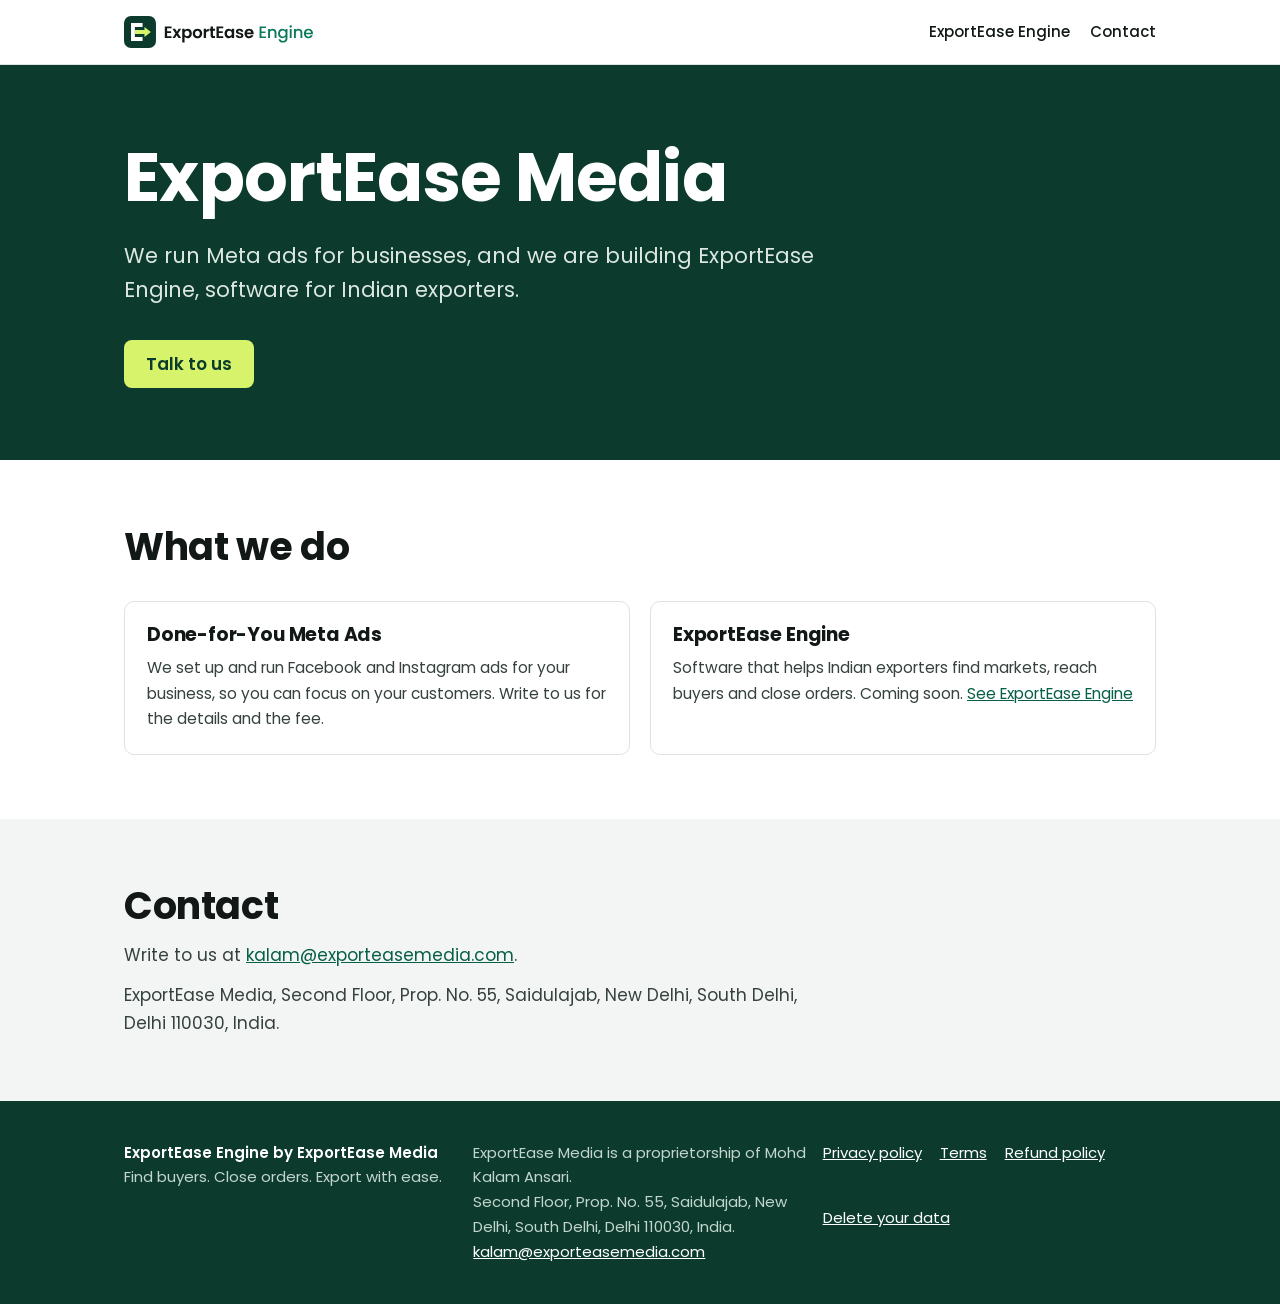
<file: index.html>
<!doctype html>
<html lang="en">
<head>
<meta charset="utf-8">
<meta name="viewport" content="width=device-width, initial-scale=1">
<title>ExportEase Media</title>
<meta name="description" content="ExportEase Media runs Meta ads for businesses and is building ExportEase Engine, software for Indian exporters.">
<link rel="icon" href="favicon.svg" type="image/svg+xml">
<link rel="preconnect" href="https://fonts.googleapis.com">
<link rel="preconnect" href="https://fonts.gstatic.com" crossorigin>
<link rel="stylesheet" href="https://fonts.googleapis.com/css2?family=Poppins:wght@400;500;600;700&amp;display=swap">
<link rel="stylesheet" href="site.css">
</head>
<body>
<a class="skip" href="#main">Skip to the page</a>
<header class="top"><div class="wrap">
<a href="index.html"><img src="logo.svg" alt="ExportEase Engine" width="200" height="32"></a>
<nav aria-label="Main"><a href="https://exporteaseengine.com/">ExportEase Engine</a><a href="mailto:kalam@exporteasemedia.com">Contact</a></nav>
</div></header>
<main id="main">
<section class="hero"><div class="wrap">
<h1>ExportEase Media</h1>
<p>We run Meta ads for businesses, and we are building ExportEase Engine, software for Indian exporters.</p>
<a class="btn" href="mailto:kalam@exporteasemedia.com?subject=Done-for-You%20Meta%20Ads">Talk to us</a>
</div></section>
<section class="band"><div class="wrap">
<h2>What we do</h2>
<div class="cards">
<div><h3>Done-for-You Meta Ads</h3><p>We set up and run Facebook and Instagram ads for your business, so you can focus on your customers. Write to us for the details and the fee.</p></div>
<div><h3>ExportEase Engine</h3><p>Software that helps Indian exporters find markets, reach buyers and close orders. Coming soon. <a href="https://exporteaseengine.com/">See ExportEase Engine</a></p></div>
</div>
</div></section>
<section class="band soft"><div class="wrap">
<h2>Contact</h2>
<p class="lead">Write to us at <a href="mailto:kalam@exporteasemedia.com">kalam@exporteasemedia.com</a>.</p>
<p class="lead">ExportEase Media, Second Floor, Prop. No. 55, Saidulajab, New Delhi, South Delhi, Delhi 110030, India.</p>
</div></section>
</main>
<footer class="foot"><div class="wrap">
<div><strong>ExportEase Engine by ExportEase Media</strong><br>Find buyers. Close orders. Export with ease.</div>
<div>ExportEase Media is a proprietorship of Mohd Kalam Ansari.<br>Second Floor, Prop. No. 55, Saidulajab, New Delhi, South Delhi, Delhi 110030, India.<br><a href="mailto:kalam@exporteasemedia.com">kalam@exporteasemedia.com</a></div>
<nav aria-label="Legal"><a href="privacy.html">Privacy policy</a><a href="terms.html">Terms</a><a href="refund.html">Refund policy</a><a href="data-deletion.html">Delete your data</a></nav>
</div></footer>
</body>
</html>
</file>
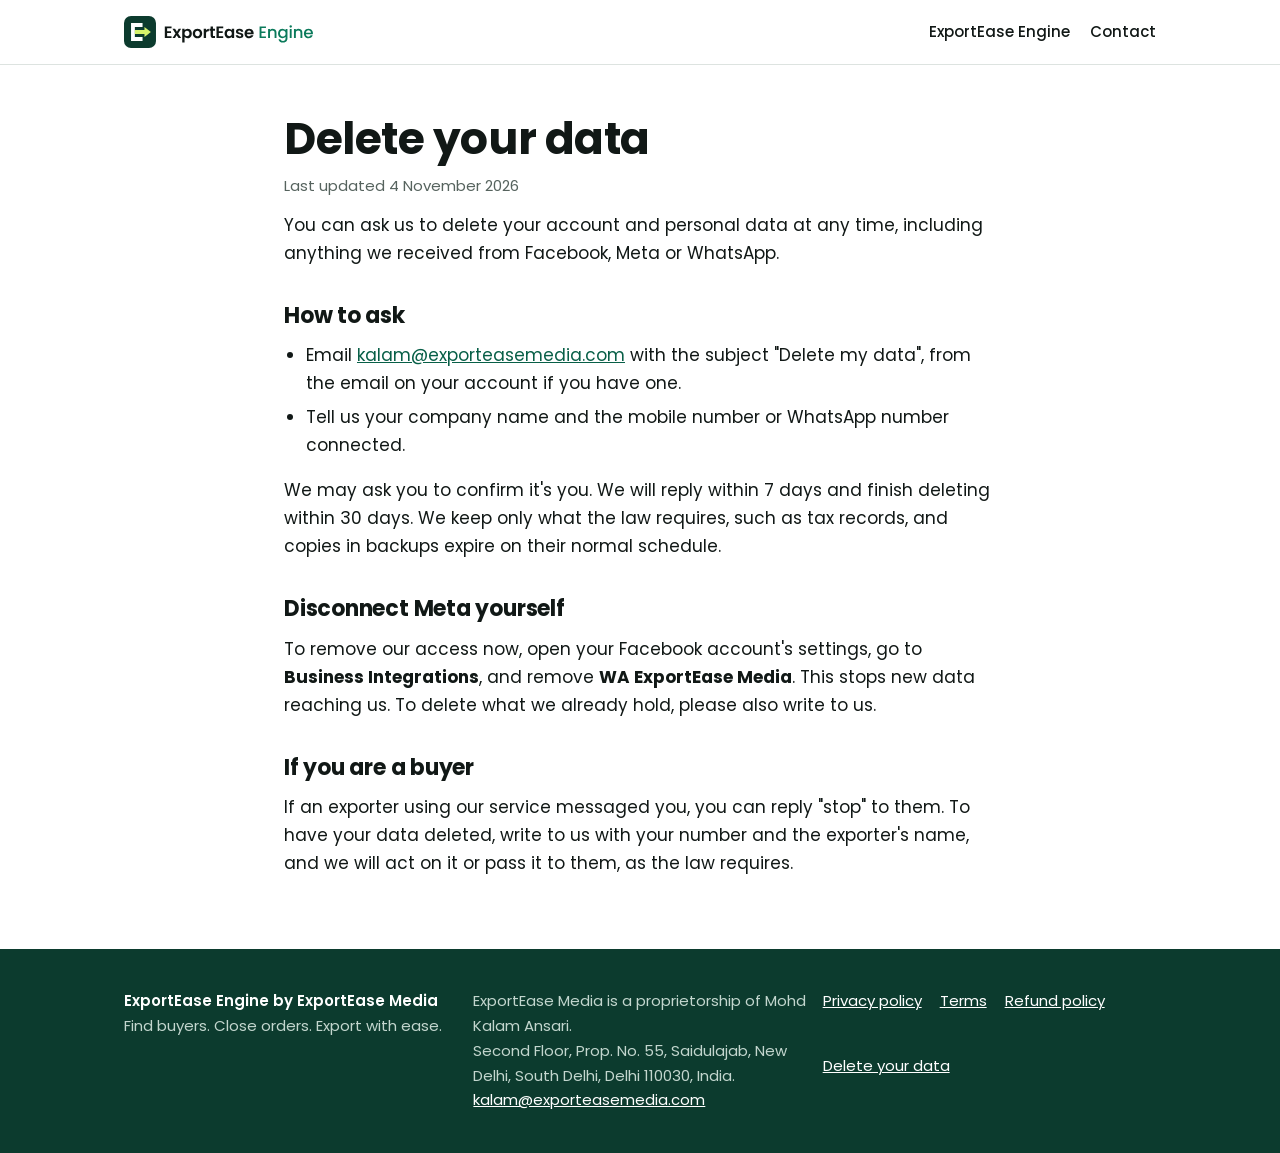
<file: data-deletion.html>
<!doctype html>
<html lang="en">
<head>
<meta charset="utf-8">
<meta name="viewport" content="width=device-width, initial-scale=1">
<title>Delete your data | ExportEase Engine</title>
<meta name="description" content="How to ask ExportEase Engine to delete your data, including data received from Facebook and WhatsApp.">
<link rel="icon" href="favicon.svg" type="image/svg+xml">
<link rel="preconnect" href="https://fonts.googleapis.com">
<link rel="preconnect" href="https://fonts.gstatic.com" crossorigin>
<link rel="stylesheet" href="https://fonts.googleapis.com/css2?family=Poppins:wght@400;500;600;700&amp;display=swap">
<link rel="stylesheet" href="site.css">
</head>
<body>
<a class="skip" href="#main">Skip to the page</a>
<header class="top"><div class="wrap">
<a href="index.html"><img src="logo.svg" alt="ExportEase Engine" width="200" height="32"></a>
<nav aria-label="Main"><a href="https://exporteaseengine.com/">ExportEase Engine</a><a href="mailto:kalam@exporteasemedia.com">Contact</a></nav>
</div></header>
<main id="main">
<article class="doc"><div class="wrap">
<h1>Delete your data</h1>
<p class="when">Last updated 4 November 2026</p>

<p>You can ask us to delete your account and personal data at any time, including anything we received from Facebook, Meta or WhatsApp.</p>

<h2>How to ask</h2>
<ul>
<li>Email <a href="mailto:kalam@exporteasemedia.com?subject=Delete%20my%20data">kalam@exporteasemedia.com</a> with the subject "Delete my data", from the email on your account if you have one.</li>
<li>Tell us your company name and the mobile number or WhatsApp number connected.</li>
</ul>
<p>We may ask you to confirm it's you. We will reply within 7 days and finish deleting within 30 days. We keep only what the law requires, such as tax records, and copies in backups expire on their normal schedule.</p>

<h2>Disconnect Meta yourself</h2>
<p>To remove our access now, open your Facebook account's settings, go to <strong>Business Integrations</strong>, and remove <strong>WA ExportEase Media</strong>. This stops new data reaching us. To delete what we already hold, please also write to us.</p>

<h2>If you are a buyer</h2>
<p>If an exporter using our service messaged you, you can reply "stop" to them. To have your data deleted, write to us with your number and the exporter's name, and we will act on it or pass it to them, as the law requires.</p>

</div></article>
</main>
<footer class="foot"><div class="wrap">
<div><strong>ExportEase Engine by ExportEase Media</strong><br>Find buyers. Close orders. Export with ease.</div>
<div>ExportEase Media is a proprietorship of Mohd Kalam Ansari.<br>Second Floor, Prop. No. 55, Saidulajab, New Delhi, South Delhi, Delhi 110030, India.<br><a href="mailto:kalam@exporteasemedia.com">kalam@exporteasemedia.com</a></div>
<nav aria-label="Legal"><a href="privacy.html">Privacy policy</a><a href="terms.html">Terms</a><a href="refund.html">Refund policy</a><a href="data-deletion.html">Delete your data</a></nav>
</div></footer>
</body>
</html>
</file>
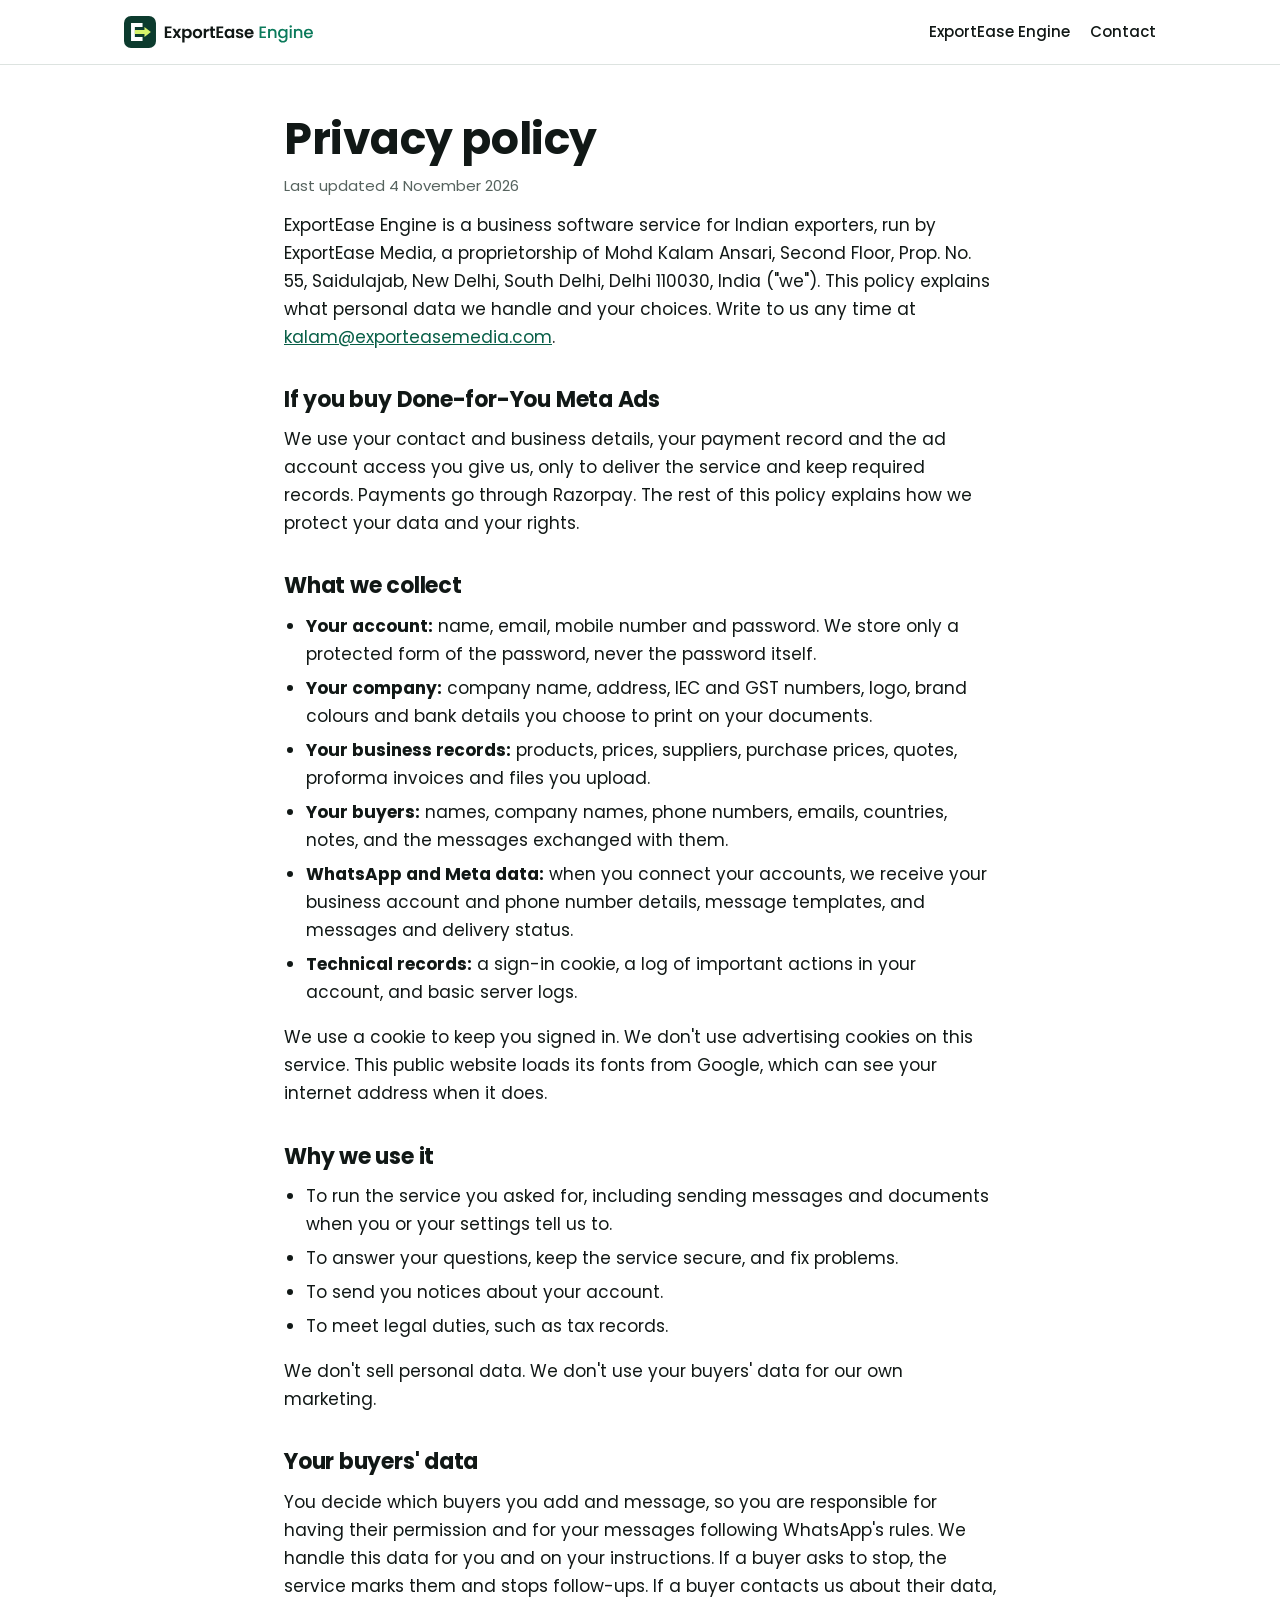
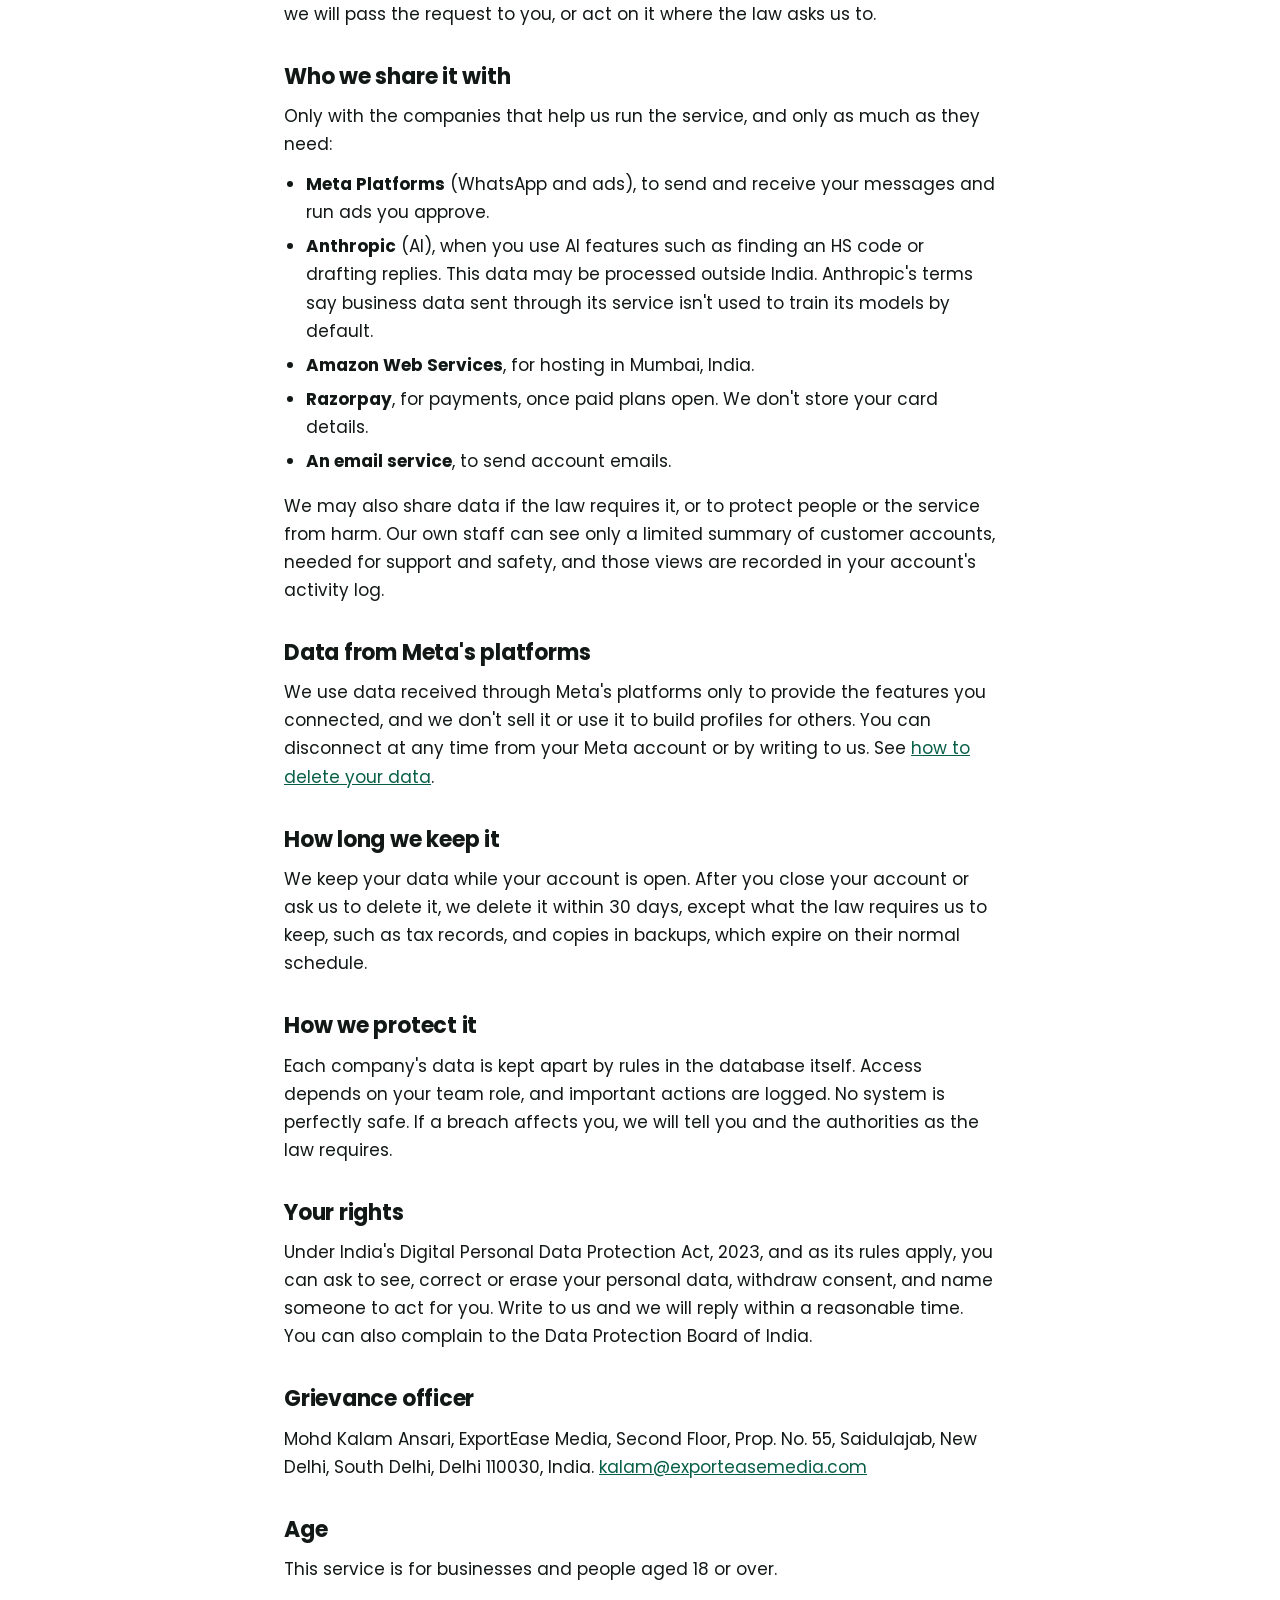
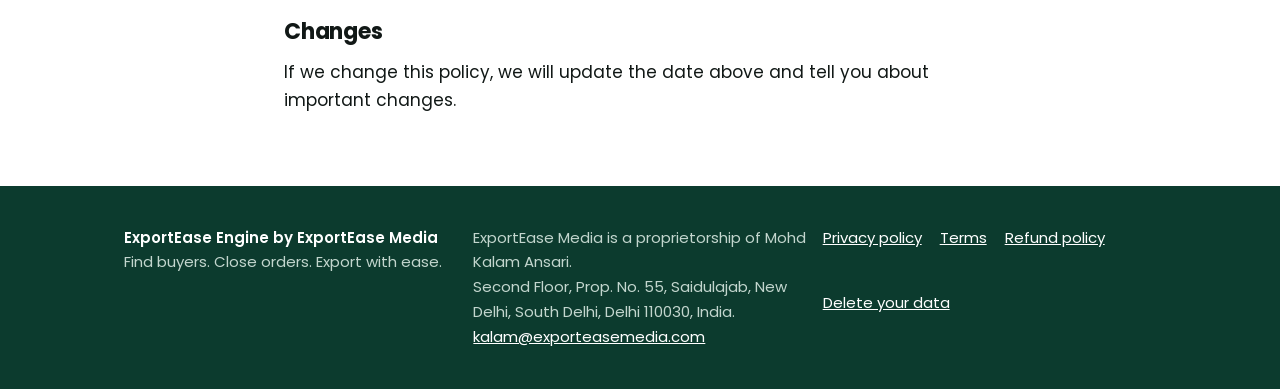
<file: privacy.html>
<!doctype html>
<html lang="en">
<head>
<meta charset="utf-8">
<meta name="viewport" content="width=device-width, initial-scale=1">
<title>Privacy policy | ExportEase Engine</title>
<meta name="description" content="How ExportEase Engine collects, uses, shares and protects personal data.">
<link rel="icon" href="favicon.svg" type="image/svg+xml">
<link rel="preconnect" href="https://fonts.googleapis.com">
<link rel="preconnect" href="https://fonts.gstatic.com" crossorigin>
<link rel="stylesheet" href="https://fonts.googleapis.com/css2?family=Poppins:wght@400;500;600;700&amp;display=swap">
<link rel="stylesheet" href="site.css">
</head>
<body>
<a class="skip" href="#main">Skip to the page</a>
<header class="top"><div class="wrap">
<a href="index.html"><img src="logo.svg" alt="ExportEase Engine" width="200" height="32"></a>
<nav aria-label="Main"><a href="https://exporteaseengine.com/">ExportEase Engine</a><a href="mailto:kalam@exporteasemedia.com">Contact</a></nav>
</div></header>
<main id="main">
<article class="doc"><div class="wrap">
<h1>Privacy policy</h1>
<p class="when">Last updated 4 November 2026</p>

<p>ExportEase Engine is a business software service for Indian exporters, run by ExportEase Media, a proprietorship of Mohd Kalam Ansari, Second Floor, Prop. No. 55, Saidulajab, New Delhi, South Delhi, Delhi 110030, India ("we"). This policy explains what personal data we handle and your choices. Write to us any time at <a href="mailto:kalam@exporteasemedia.com">kalam@exporteasemedia.com</a>.</p>

<h2>If you buy Done-for-You Meta Ads</h2>
<p>We use your contact and business details, your payment record and the ad account access you give us, only to deliver the service and keep required records. Payments go through Razorpay. The rest of this policy explains how we protect your data and your rights.</p>

<h2>What we collect</h2>
<ul>
<li><strong>Your account:</strong> name, email, mobile number and password. We store only a protected form of the password, never the password itself.</li>
<li><strong>Your company:</strong> company name, address, IEC and GST numbers, logo, brand colours and bank details you choose to print on your documents.</li>
<li><strong>Your business records:</strong> products, prices, suppliers, purchase prices, quotes, proforma invoices and files you upload.</li>
<li><strong>Your buyers:</strong> names, company names, phone numbers, emails, countries, notes, and the messages exchanged with them.</li>
<li><strong>WhatsApp and Meta data:</strong> when you connect your accounts, we receive your business account and phone number details, message templates, and messages and delivery status.</li>
<li><strong>Technical records:</strong> a sign-in cookie, a log of important actions in your account, and basic server logs.</li>
</ul>
<p>We use a cookie to keep you signed in. We don't use advertising cookies on this service. This public website loads its fonts from Google, which can see your internet address when it does.</p>

<h2>Why we use it</h2>
<ul>
<li>To run the service you asked for, including sending messages and documents when you or your settings tell us to.</li>
<li>To answer your questions, keep the service secure, and fix problems.</li>
<li>To send you notices about your account.</li>
<li>To meet legal duties, such as tax records.</li>
</ul>
<p>We don't sell personal data. We don't use your buyers' data for our own marketing.</p>

<h2>Your buyers' data</h2>
<p>You decide which buyers you add and message, so you are responsible for having their permission and for your messages following WhatsApp's rules. We handle this data for you and on your instructions. If a buyer asks to stop, the service marks them and stops follow-ups. If a buyer contacts us about their data, we will pass the request to you, or act on it where the law asks us to.</p>

<h2>Who we share it with</h2>
<p>Only with the companies that help us run the service, and only as much as they need:</p>
<ul>
<li><strong>Meta Platforms</strong> (WhatsApp and ads), to send and receive your messages and run ads you approve.</li>
<li><strong>Anthropic</strong> (AI), when you use AI features such as finding an HS code or drafting replies. This data may be processed outside India. Anthropic's terms say business data sent through its service isn't used to train its models by default.</li>
<li><strong>Amazon Web Services</strong>, for hosting in Mumbai, India.</li>
<li><strong>Razorpay</strong>, for payments, once paid plans open. We don't store your card details.</li>
<li><strong>An email service</strong>, to send account emails.</li>
</ul>
<p>We may also share data if the law requires it, or to protect people or the service from harm. Our own staff can see only a limited summary of customer accounts, needed for support and safety, and those views are recorded in your account's activity log.</p>

<h2>Data from Meta's platforms</h2>
<p>We use data received through Meta's platforms only to provide the features you connected, and we don't sell it or use it to build profiles for others. You can disconnect at any time from your Meta account or by writing to us. See <a href="data-deletion.html">how to delete your data</a>.</p>

<h2>How long we keep it</h2>
<p>We keep your data while your account is open. After you close your account or ask us to delete it, we delete it within 30 days, except what the law requires us to keep, such as tax records, and copies in backups, which expire on their normal schedule.</p>

<h2>How we protect it</h2>
<p>Each company's data is kept apart by rules in the database itself. Access depends on your team role, and important actions are logged. No system is perfectly safe. If a breach affects you, we will tell you and the authorities as the law requires.</p>

<h2>Your rights</h2>
<p>Under India's Digital Personal Data Protection Act, 2023, and as its rules apply, you can ask to see, correct or erase your personal data, withdraw consent, and name someone to act for you. Write to us and we will reply within a reasonable time. You can also complain to the Data Protection Board of India.</p>

<h2>Grievance officer</h2>
<p>Mohd Kalam Ansari, ExportEase Media, Second Floor, Prop. No. 55, Saidulajab, New Delhi, South Delhi, Delhi 110030, India. <a href="mailto:kalam@exporteasemedia.com">kalam@exporteasemedia.com</a></p>

<h2>Age</h2>
<p>This service is for businesses and people aged 18 or over.</p>

<h2>Changes</h2>
<p>If we change this policy, we will update the date above and tell you about important changes.</p>

</div></article>
</main>
<footer class="foot"><div class="wrap">
<div><strong>ExportEase Engine by ExportEase Media</strong><br>Find buyers. Close orders. Export with ease.</div>
<div>ExportEase Media is a proprietorship of Mohd Kalam Ansari.<br>Second Floor, Prop. No. 55, Saidulajab, New Delhi, South Delhi, Delhi 110030, India.<br><a href="mailto:kalam@exporteasemedia.com">kalam@exporteasemedia.com</a></div>
<nav aria-label="Legal"><a href="privacy.html">Privacy policy</a><a href="terms.html">Terms</a><a href="refund.html">Refund policy</a><a href="data-deletion.html">Delete your data</a></nav>
</div></footer>
</body>
</html>
</file>
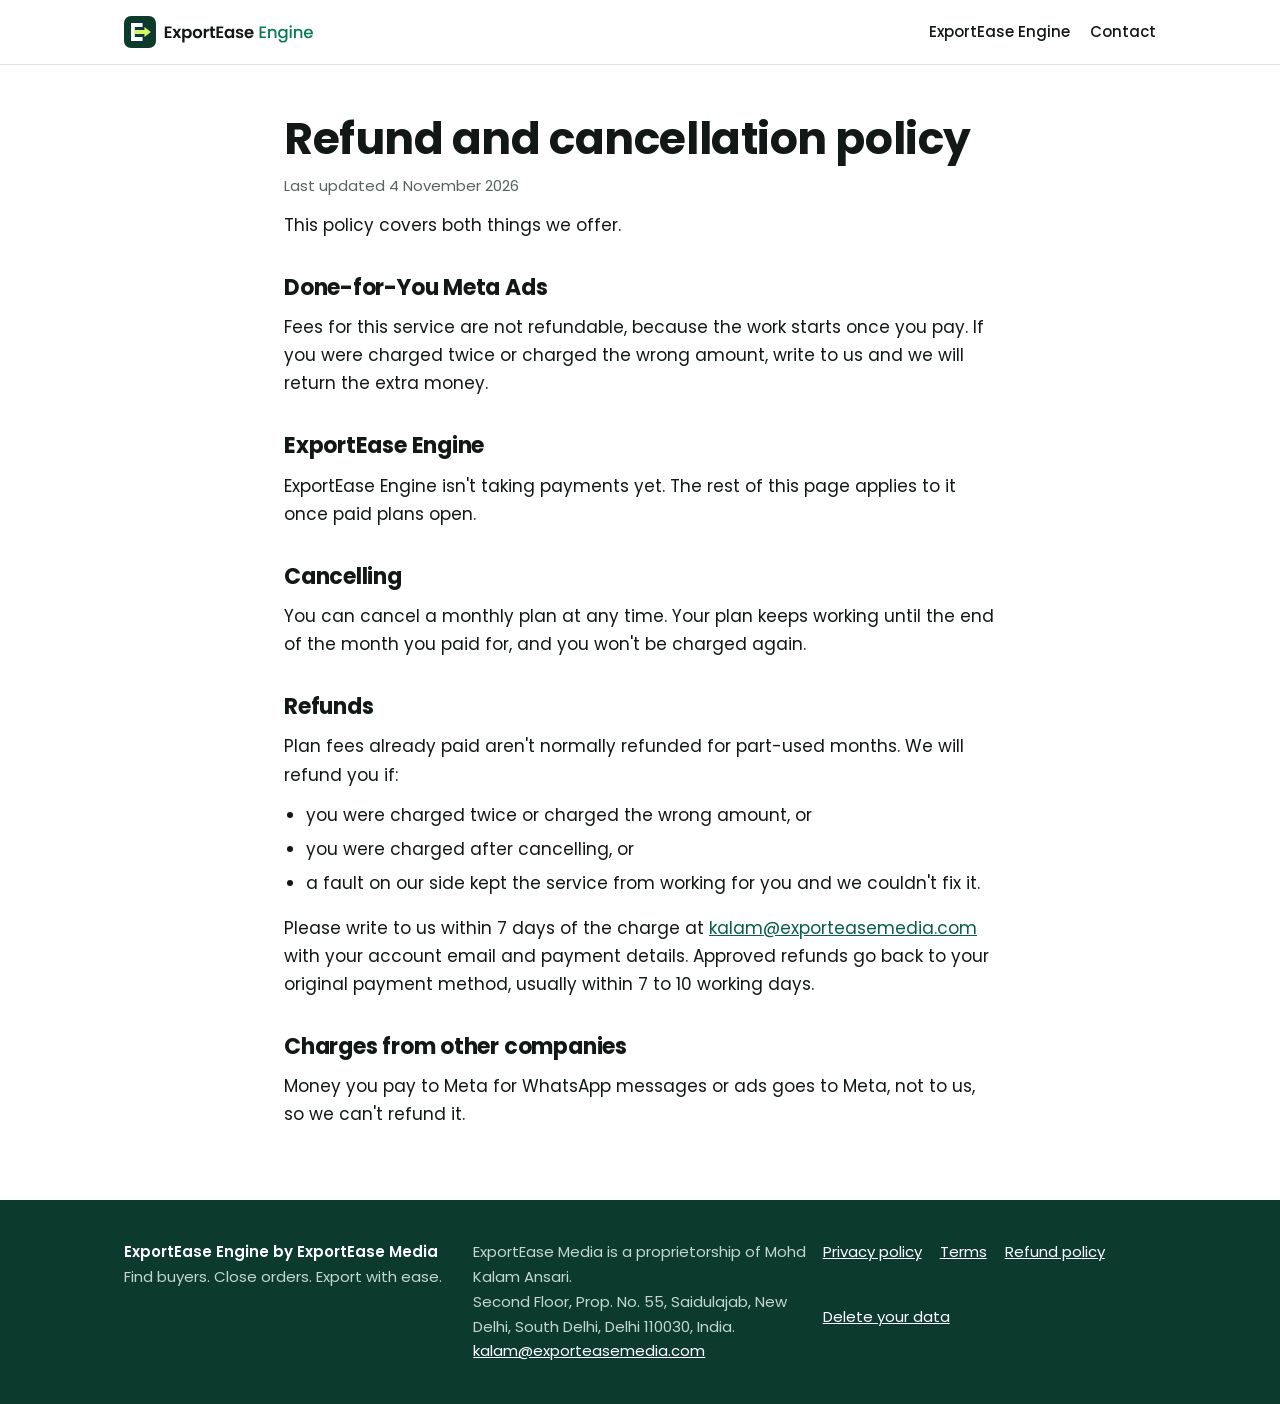
<file: refund.html>
<!doctype html>
<html lang="en">
<head>
<meta charset="utf-8">
<meta name="viewport" content="width=device-width, initial-scale=1">
<title>Refund and cancellation policy | ExportEase Engine</title>
<meta name="description" content="How cancellations and refunds work for ExportEase Engine.">
<link rel="icon" href="favicon.svg" type="image/svg+xml">
<link rel="preconnect" href="https://fonts.googleapis.com">
<link rel="preconnect" href="https://fonts.gstatic.com" crossorigin>
<link rel="stylesheet" href="https://fonts.googleapis.com/css2?family=Poppins:wght@400;500;600;700&amp;display=swap">
<link rel="stylesheet" href="site.css">
</head>
<body>
<a class="skip" href="#main">Skip to the page</a>
<header class="top"><div class="wrap">
<a href="index.html"><img src="logo.svg" alt="ExportEase Engine" width="200" height="32"></a>
<nav aria-label="Main"><a href="https://exporteaseengine.com/">ExportEase Engine</a><a href="mailto:kalam@exporteasemedia.com">Contact</a></nav>
</div></header>
<main id="main">
<article class="doc"><div class="wrap">
<h1>Refund and cancellation policy</h1>
<p class="when">Last updated 4 November 2026</p>

<p>This policy covers both things we offer.</p>

<h2>Done-for-You Meta Ads</h2>
<p>Fees for this service are not refundable, because the work starts once you pay. If you were charged twice or charged the wrong amount, write to us and we will return the extra money.</p>

<h2>ExportEase Engine</h2>
<p>ExportEase Engine isn't taking payments yet. The rest of this page applies to it once paid plans open.</p>

<h2>Cancelling</h2>
<p>You can cancel a monthly plan at any time. Your plan keeps working until the end of the month you paid for, and you won't be charged again.</p>

<h2>Refunds</h2>
<p>Plan fees already paid aren't normally refunded for part-used months. We will refund you if:</p>
<ul>
<li>you were charged twice or charged the wrong amount, or</li>
<li>you were charged after cancelling, or</li>
<li>a fault on our side kept the service from working for you and we couldn't fix it.</li>
</ul>
<p>Please write to us within 7 days of the charge at <a href="mailto:kalam@exporteasemedia.com">kalam@exporteasemedia.com</a> with your account email and payment details. Approved refunds go back to your original payment method, usually within 7 to 10 working days.</p>

<h2>Charges from other companies</h2>
<p>Money you pay to Meta for WhatsApp messages or ads goes to Meta, not to us, so we can't refund it.</p>

</div></article>
</main>
<footer class="foot"><div class="wrap">
<div><strong>ExportEase Engine by ExportEase Media</strong><br>Find buyers. Close orders. Export with ease.</div>
<div>ExportEase Media is a proprietorship of Mohd Kalam Ansari.<br>Second Floor, Prop. No. 55, Saidulajab, New Delhi, South Delhi, Delhi 110030, India.<br><a href="mailto:kalam@exporteasemedia.com">kalam@exporteasemedia.com</a></div>
<nav aria-label="Legal"><a href="privacy.html">Privacy policy</a><a href="terms.html">Terms</a><a href="refund.html">Refund policy</a><a href="data-deletion.html">Delete your data</a></nav>
</div></footer>
</body>
</html>
</file>
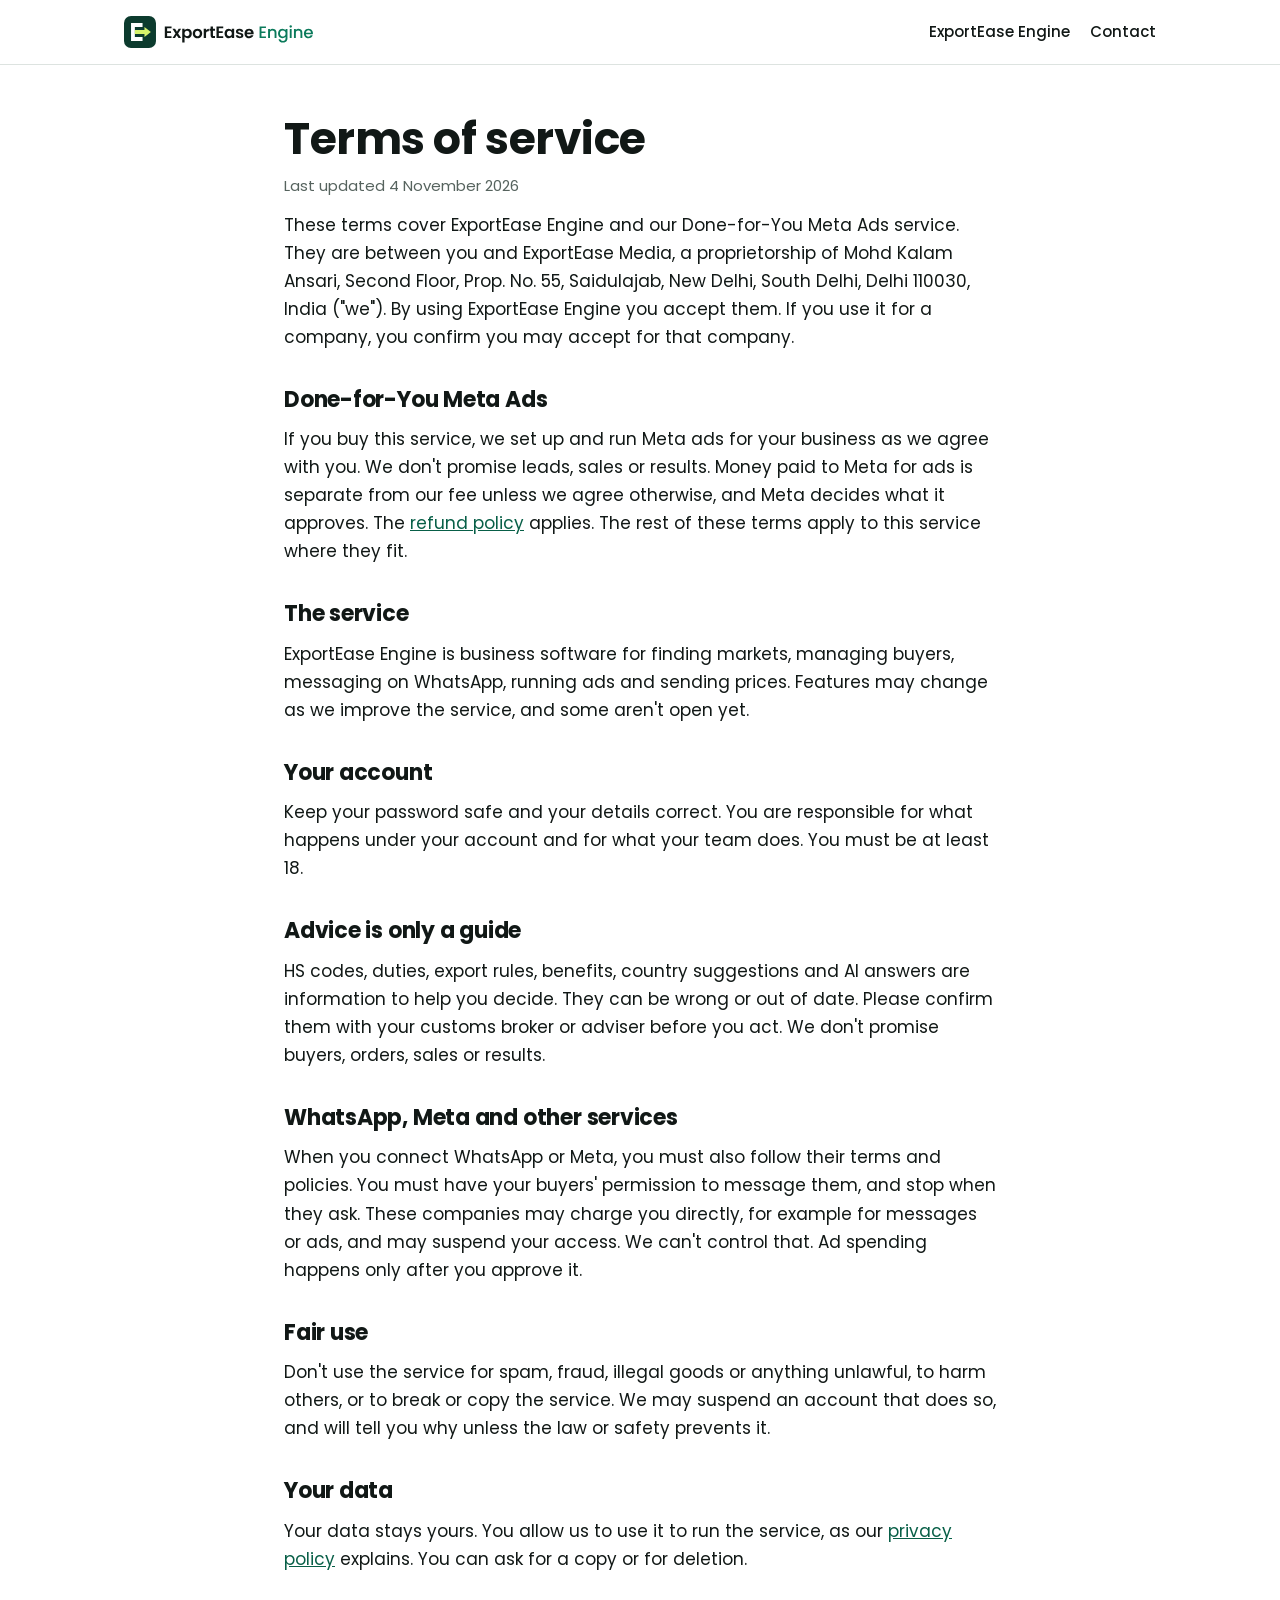
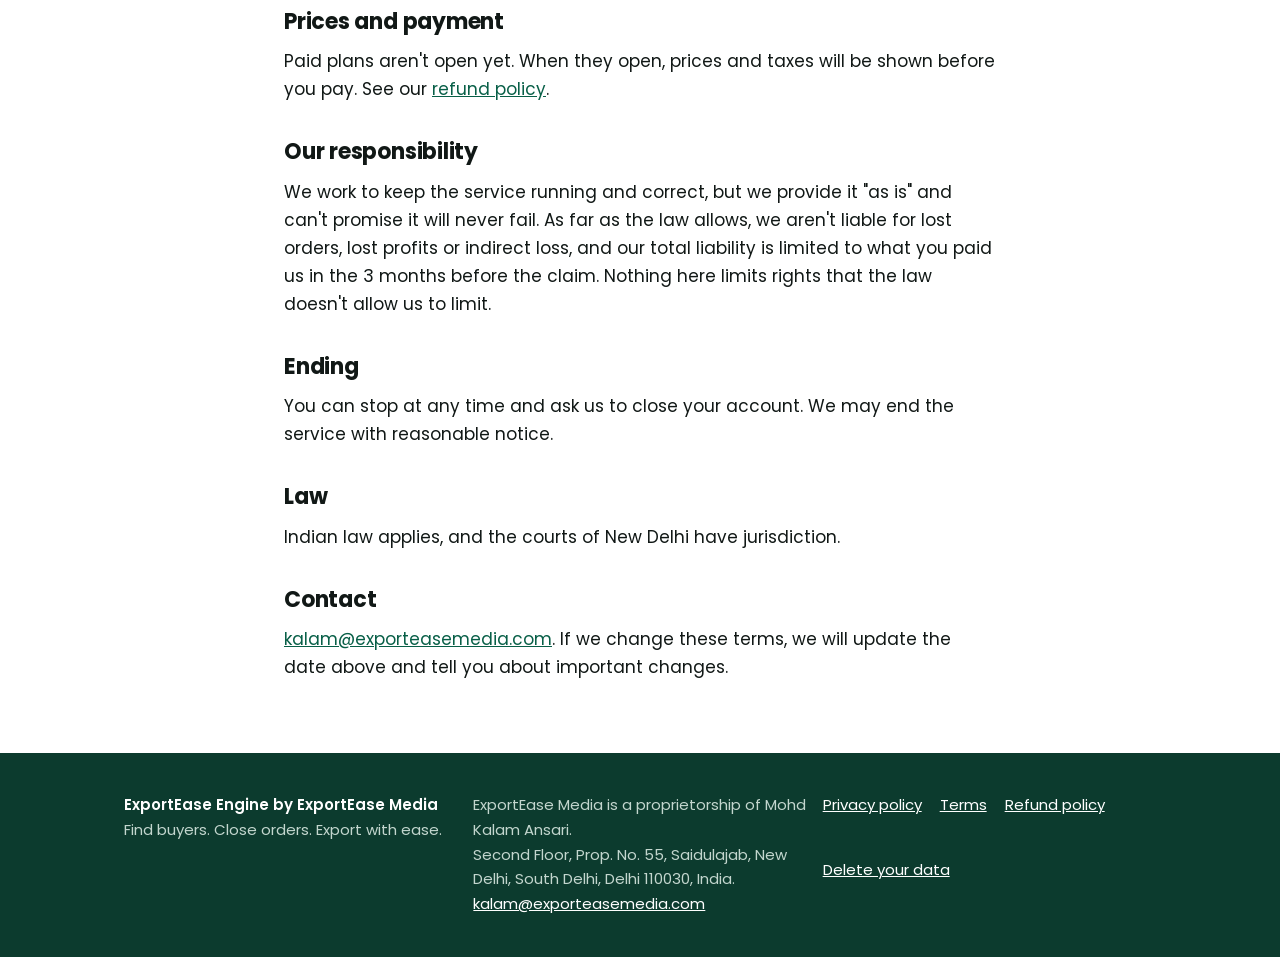
<file: terms.html>
<!doctype html>
<html lang="en">
<head>
<meta charset="utf-8">
<meta name="viewport" content="width=device-width, initial-scale=1">
<title>Terms of service | ExportEase Engine</title>
<meta name="description" content="The terms for using ExportEase Engine.">
<link rel="icon" href="favicon.svg" type="image/svg+xml">
<link rel="preconnect" href="https://fonts.googleapis.com">
<link rel="preconnect" href="https://fonts.gstatic.com" crossorigin>
<link rel="stylesheet" href="https://fonts.googleapis.com/css2?family=Poppins:wght@400;500;600;700&amp;display=swap">
<link rel="stylesheet" href="site.css">
</head>
<body>
<a class="skip" href="#main">Skip to the page</a>
<header class="top"><div class="wrap">
<a href="index.html"><img src="logo.svg" alt="ExportEase Engine" width="200" height="32"></a>
<nav aria-label="Main"><a href="https://exporteaseengine.com/">ExportEase Engine</a><a href="mailto:kalam@exporteasemedia.com">Contact</a></nav>
</div></header>
<main id="main">
<article class="doc"><div class="wrap">
<h1>Terms of service</h1>
<p class="when">Last updated 4 November 2026</p>

<p>These terms cover ExportEase Engine and our Done-for-You Meta Ads service. They are between you and ExportEase Media, a proprietorship of Mohd Kalam Ansari, Second Floor, Prop. No. 55, Saidulajab, New Delhi, South Delhi, Delhi 110030, India ("we"). By using ExportEase Engine you accept them. If you use it for a company, you confirm you may accept for that company.</p>

<h2>Done-for-You Meta Ads</h2>
<p>If you buy this service, we set up and run Meta ads for your business as we agree with you. We don't promise leads, sales or results. Money paid to Meta for ads is separate from our fee unless we agree otherwise, and Meta decides what it approves. The <a href="refund.html">refund policy</a> applies. The rest of these terms apply to this service where they fit.</p>

<h2>The service</h2>
<p>ExportEase Engine is business software for finding markets, managing buyers, messaging on WhatsApp, running ads and sending prices. Features may change as we improve the service, and some aren't open yet.</p>

<h2>Your account</h2>
<p>Keep your password safe and your details correct. You are responsible for what happens under your account and for what your team does. You must be at least 18.</p>

<h2>Advice is only a guide</h2>
<p>HS codes, duties, export rules, benefits, country suggestions and AI answers are information to help you decide. They can be wrong or out of date. Please confirm them with your customs broker or adviser before you act. We don't promise buyers, orders, sales or results.</p>

<h2>WhatsApp, Meta and other services</h2>
<p>When you connect WhatsApp or Meta, you must also follow their terms and policies. You must have your buyers' permission to message them, and stop when they ask. These companies may charge you directly, for example for messages or ads, and may suspend your access. We can't control that. Ad spending happens only after you approve it.</p>

<h2>Fair use</h2>
<p>Don't use the service for spam, fraud, illegal goods or anything unlawful, to harm others, or to break or copy the service. We may suspend an account that does so, and will tell you why unless the law or safety prevents it.</p>

<h2>Your data</h2>
<p>Your data stays yours. You allow us to use it to run the service, as our <a href="privacy.html">privacy policy</a> explains. You can ask for a copy or for deletion.</p>

<h2>Prices and payment</h2>
<p>Paid plans aren't open yet. When they open, prices and taxes will be shown before you pay. See our <a href="refund.html">refund policy</a>.</p>

<h2>Our responsibility</h2>
<p>We work to keep the service running and correct, but we provide it "as is" and can't promise it will never fail. As far as the law allows, we aren't liable for lost orders, lost profits or indirect loss, and our total liability is limited to what you paid us in the 3 months before the claim. Nothing here limits rights that the law doesn't allow us to limit.</p>

<h2>Ending</h2>
<p>You can stop at any time and ask us to close your account. We may end the service with reasonable notice.</p>

<h2>Law</h2>
<p>Indian law applies, and the courts of New Delhi have jurisdiction.</p>

<h2>Contact</h2>
<p><a href="mailto:kalam@exporteasemedia.com">kalam@exporteasemedia.com</a>. If we change these terms, we will update the date above and tell you about important changes.</p>

</div></article>
</main>
<footer class="foot"><div class="wrap">
<div><strong>ExportEase Engine by ExportEase Media</strong><br>Find buyers. Close orders. Export with ease.</div>
<div>ExportEase Media is a proprietorship of Mohd Kalam Ansari.<br>Second Floor, Prop. No. 55, Saidulajab, New Delhi, South Delhi, Delhi 110030, India.<br><a href="mailto:kalam@exporteasemedia.com">kalam@exporteasemedia.com</a></div>
<nav aria-label="Legal"><a href="privacy.html">Privacy policy</a><a href="terms.html">Terms</a><a href="refund.html">Refund policy</a><a href="data-deletion.html">Delete your data</a></nav>
</div></footer>
</body>
</html>
</file>
<file: site.css>
:root{--ink:#111816;--ink2:#36423E;--mut:#56635E;--soft:#F3F5F4;--line:#DDE3E0;--forest:#0C3B2E;--em:#0B7A5B;--em-d:#085F47;--lime:#D6F36B}
*{box-sizing:border-box}
html{-webkit-text-size-adjust:100%}
body{margin:0;background:#fff;color:var(--ink);font:400 17px/1.65 Poppins,system-ui,-apple-system,"Segoe UI",sans-serif}
a{color:var(--em-d)}
a:hover{color:var(--ink)}
img{display:block;max-width:100%}
h1,h2,h3{line-height:1.2;margin:0;font-weight:700;letter-spacing:-.01em}
p{margin:0}
.wrap{max-width:1080px;margin:0 auto;padding:0 24px}
.skip{position:absolute;left:-999px}
.skip:focus{left:16px;top:12px;background:#fff;padding:8px 12px;z-index:2}
.top{border-bottom:1px solid var(--line)}
.top .wrap{display:flex;flex-wrap:wrap;gap:12px 24px;align-items:center;justify-content:space-between;padding-top:16px;padding-bottom:16px}
.top img{height:32px;width:auto}
.top nav{display:flex;flex-wrap:wrap;gap:6px 20px;font-weight:500;font-size:15px}
.top nav a{color:var(--ink);text-decoration:none}
.top nav a:hover{color:var(--em-d);text-decoration:underline}
.btn{display:inline-flex;align-items:center;justify-content:center;min-height:48px;padding:0 22px;border-radius:8px;background:var(--lime);color:var(--forest);font-weight:600;text-decoration:none}
.btn:hover{background:#fff;color:var(--forest)}
.hero{background:var(--forest);color:#fff;padding:72px 0}
.hero h1{font-size:clamp(38px,7vw,68px);max-width:14em}
.hero p{font-size:clamp(18px,2.4vw,21px);max-width:36em;margin-top:20px;color:#DCE7E2}
.hero .tag{display:inline-block;margin:0 0 20px;padding:4px 12px;border-radius:999px;background:var(--lime);color:var(--forest);font-size:14px;font-weight:600}
.hero .btn{margin-top:32px}
.band{padding:64px 0}
.band.soft{background:var(--soft)}
.band h2{font-size:clamp(26px,4vw,38px)}
.lead{color:var(--ink2);margin-top:12px;max-width:40em}
.cards{display:grid;grid-template-columns:repeat(auto-fit,minmax(240px,1fr));gap:20px;margin-top:32px}
.cards>div{background:#fff;border:1px solid var(--line);border-radius:10px;padding:22px}
.cards h3{font-size:19px}
.cards p{color:var(--ink2);font-size:15.5px;margin-top:8px}
.steps{list-style:none;counter-reset:s;padding:0;margin:32px 0 0;display:grid;grid-template-columns:repeat(auto-fit,minmax(220px,1fr));gap:24px}
.steps li{counter-increment:s}
.steps li::before{content:counter(s);display:flex;width:36px;height:36px;align-items:center;justify-content:center;border-radius:50%;background:var(--forest);color:#fff;font-weight:600;margin-bottom:12px}
.steps h3{font-size:18px}
.steps p{color:var(--ink2);font-size:15.5px;margin-top:6px}
.doc{padding:48px 0 72px}
.doc .wrap{max-width:760px}
.doc h1{font-size:clamp(32px,5vw,44px)}
.doc .when{color:var(--mut);font-size:15px;margin-top:8px}
.doc h2{font-size:22px;margin-top:36px}
.doc p,.doc ul{margin-top:12px}
.doc ul{padding-left:22px}
.doc li{margin-top:6px}
.foot{background:var(--forest);color:#C3D6CE;padding:40px 0;font-size:15px}
.foot a{color:#fff}
.foot .wrap{display:grid;gap:16px;grid-template-columns:repeat(auto-fit,minmax(260px,1fr))}
.foot strong{color:#fff;font-weight:600}
.foot nav{display:flex;flex-wrap:wrap;gap:6px 18px}
@media (max-width:560px){.hero{padding:48px 0}.band{padding:44px 0}.wrap{padding:0 16px}}
</file>
